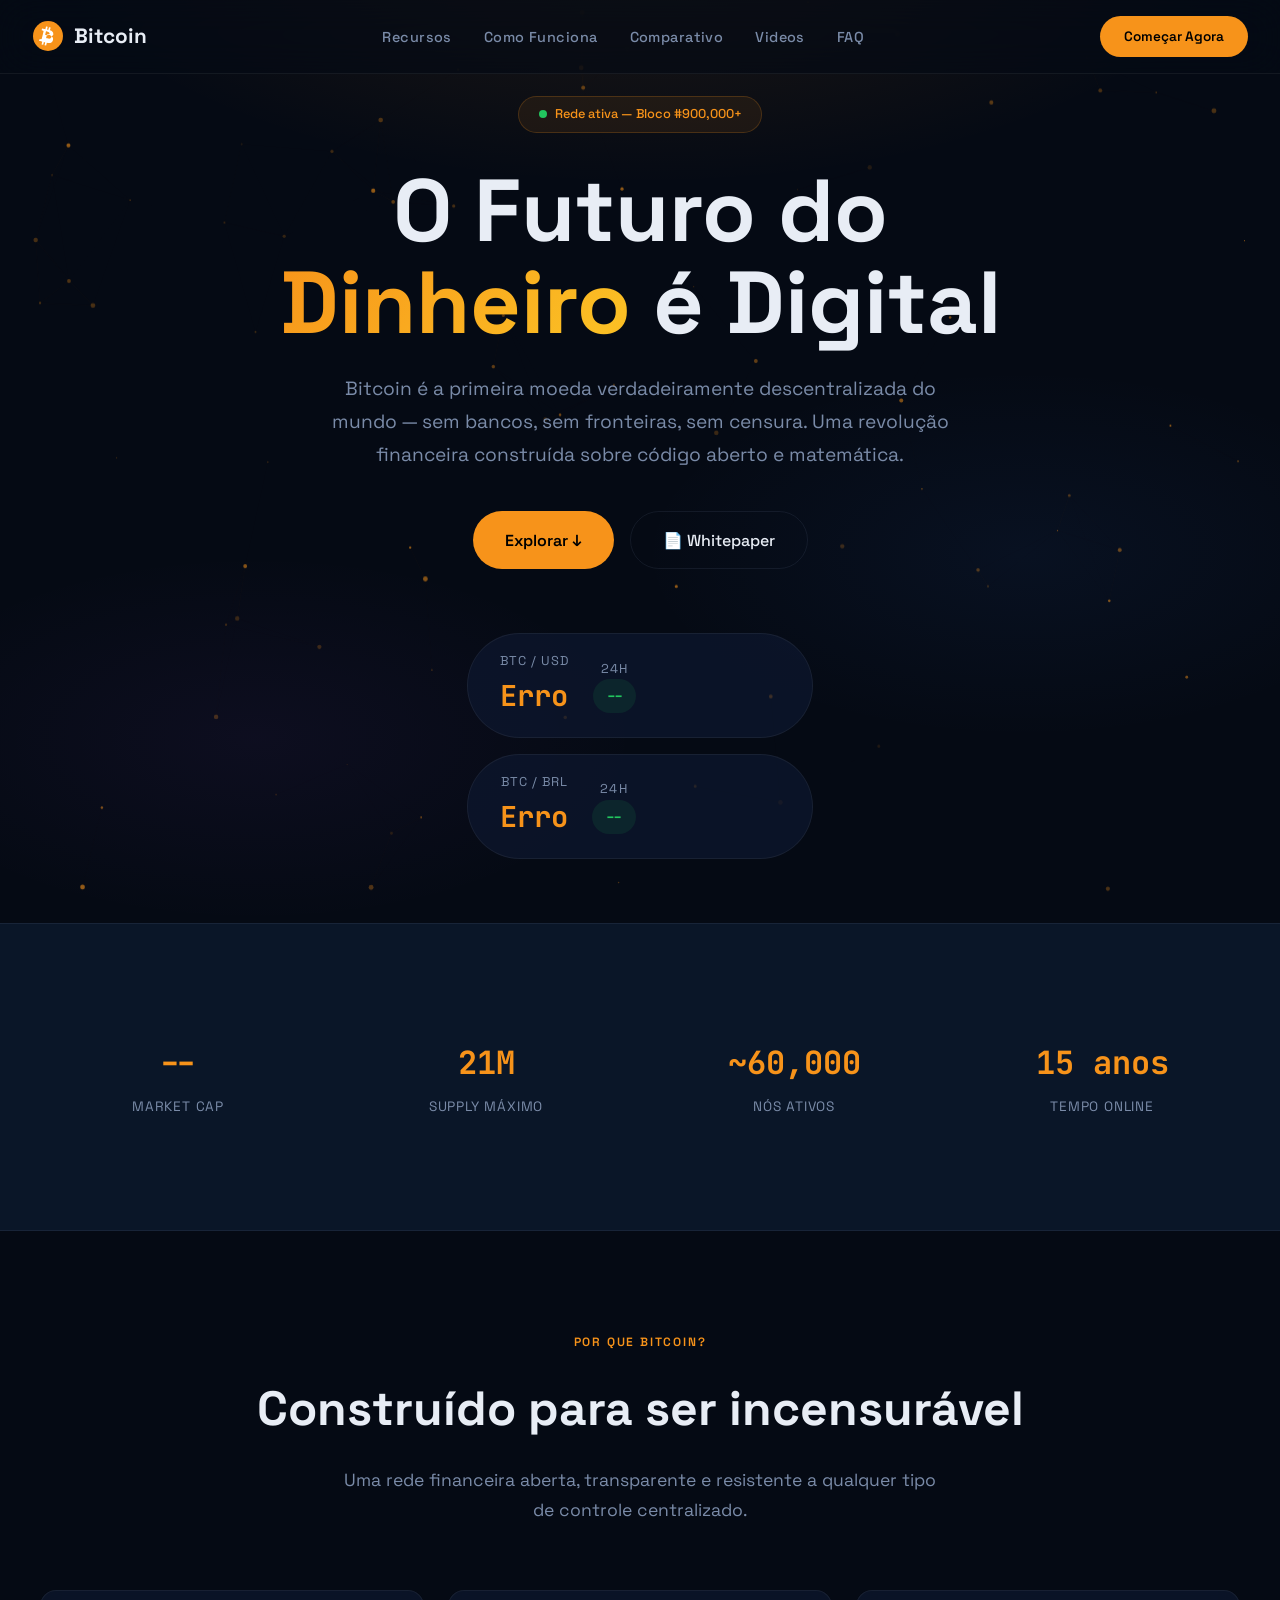
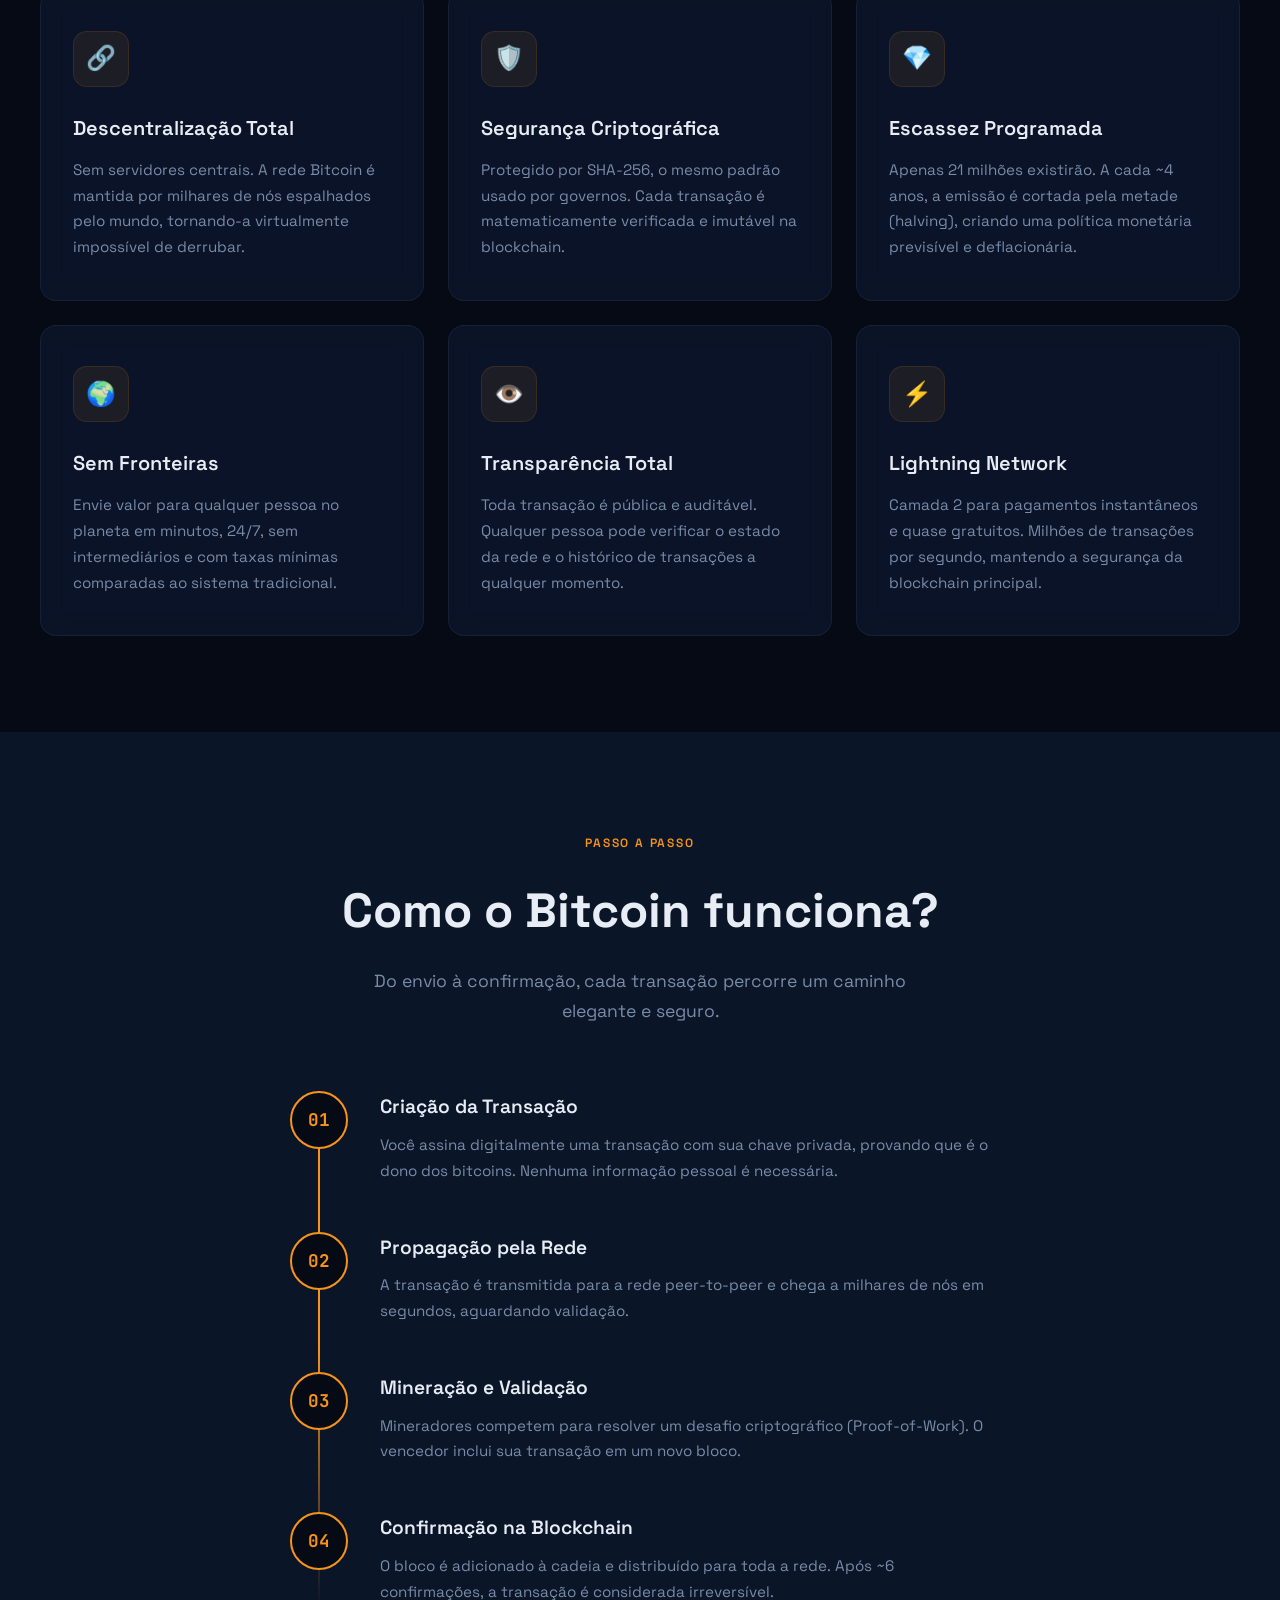
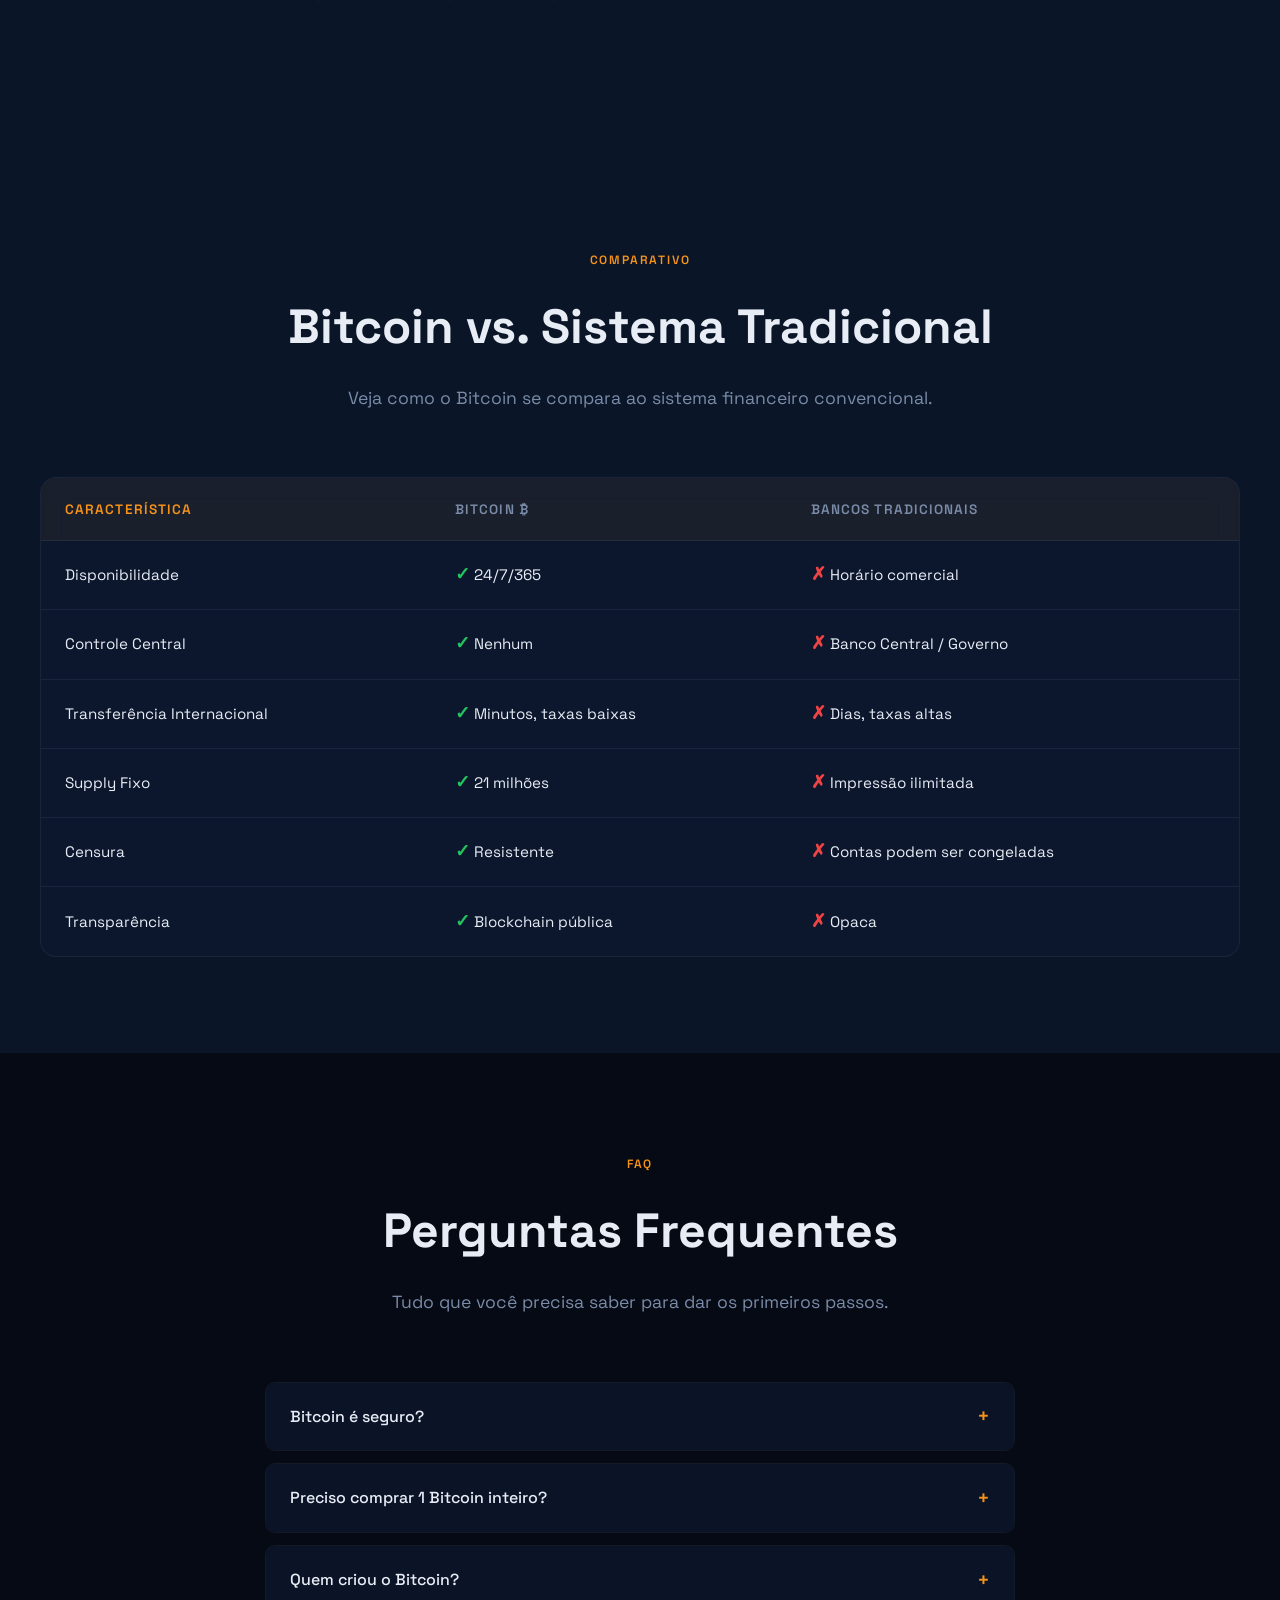
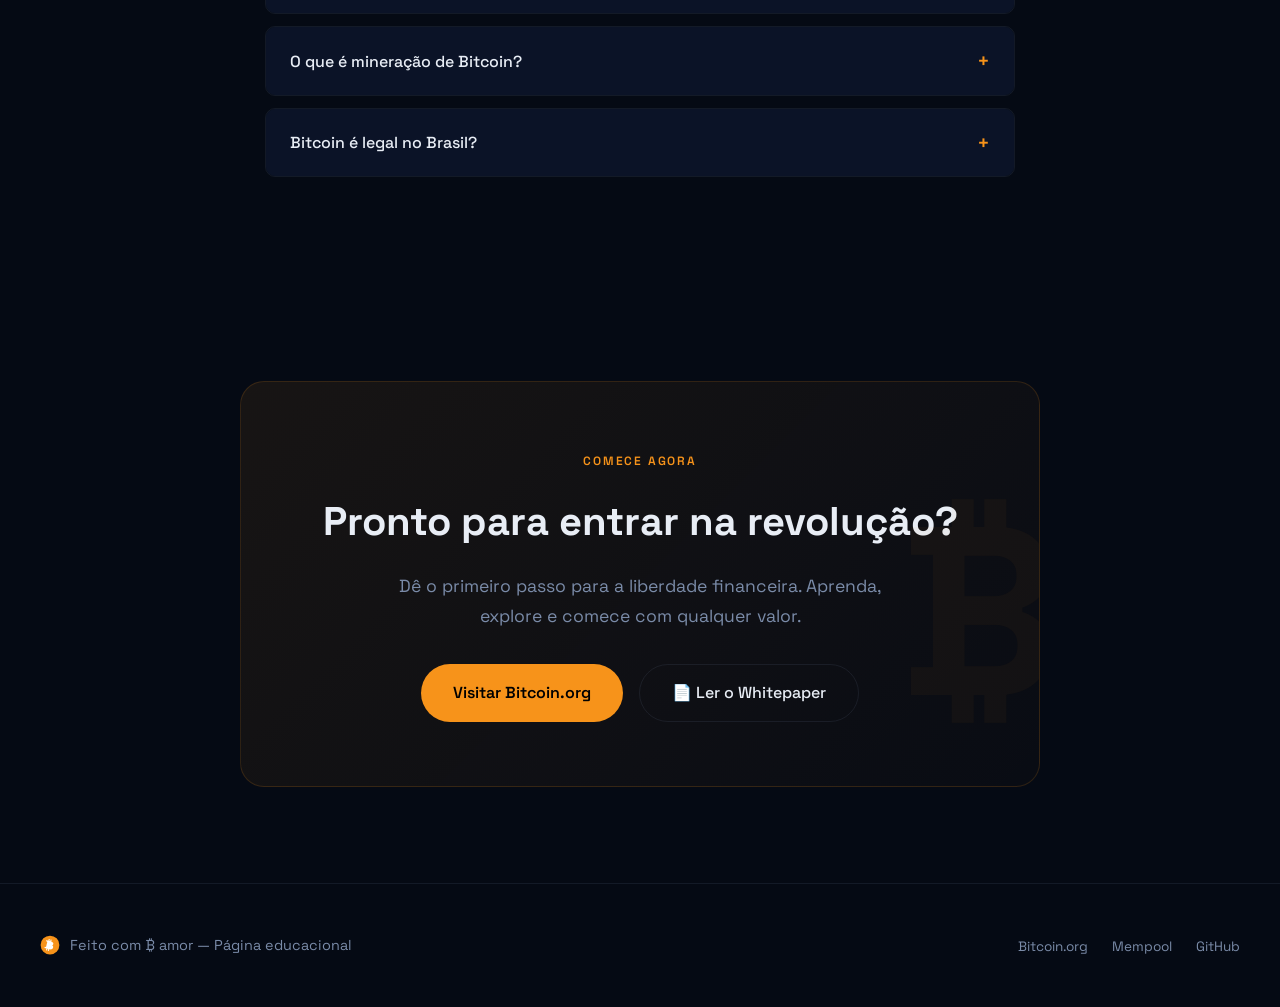
<file: index.html>
<!DOCTYPE html>
<html lang="pt-BR">
<head>
    <meta charset="UTF-8">
    <meta name="viewport" content="width=device-width, initial-scale=1.0">
    <title>Bitcoin — O Futuro do Dinheiro</title>
    <meta name="description" content="Descubra o Bitcoin: a revolução financeira descentralizada que está transformando o mundo.">
    <link rel="preconnect" href="https://fonts.googleapis.com">
    <link rel="preconnect" href="https://fonts.gstatic.com" crossorigin>
    <link href="https://fonts.googleapis.com/css2?family=Space+Grotesk:wght@300;400;500;600;700&family=JetBrains+Mono:wght@400;700&display=swap" rel="stylesheet">
    <link rel="stylesheet" href="style.css">

</head>

<body>

    <!-- ========== NAVBAR ========== -->
    <nav id="navbar">
        <a href="#" class="nav-logo">
            <svg viewBox="0 0 64 64" fill="none" xmlns="http://www.w3.org/2000/svg">
                <circle cx="32" cy="32" r="30" fill="#f7931a"/>
                <path d="M42.5 28.2c.6-4-2.4-6.2-6.6-7.6l1.4-5.5-3.3-.8-1.3 5.3c-.9-.2-1.8-.4-2.6-.6l1.3-5.3-3.3-.8-1.4 5.5c-.7-.2-1.4-.3-2.1-.5l-4.5-1.1-.9 3.5s2.4.6 2.4.6c1.3.3 1.6 1.2 1.5 1.9l-1.5 6.1c.1 0 .2 0 .3.1h-.3l-2.1 8.6c-.2.4-.6 1.1-1.5.8 0 0-2.4-.6-2.4-.6l-1.7 3.8 4.3 1.1c.8.2 1.6.4 2.3.6l-1.4 5.6 3.3.8 1.4-5.5c.9.2 1.8.5 2.6.7l-1.4 5.5 3.3.8 1.4-5.6c5.8 1.1 10.2.7 12-4.6 1.5-4.3-.1-6.7-3.1-8.3 2.2-.5 3.9-2 4.3-5z M38.7 34.7c-1.1 4.3-8.2 2-10.5 1.4l1.9-7.5c2.3.6 9.7 1.7 8.6 6.1zM35.1 28c-1 3.9-6.9 1.9-8.8 1.4l1.7-6.8c1.9.5 8.1 1.4 7.1 5.4z" fill="#fff"/>
            </svg>
            Bitcoin
        </a>

        <ul class="nav-links" id="navLinks">
            <li><a href="#features">Recursos</a></li>
            <li><a href="#how-it-works">Como Funciona</a></li>
            <li><a href="#comparison">Comparativo</a></li>
            <li><a href="https://www.youtube.com/@JunioAlexandr" target="_blank" rel="noopener noreferrer">Videos</a></li>
            <li><a href="#faq">FAQ</a></li>
        </ul>

        <a href="#cta" class="nav-cta">Começar Agora</a>

        <button class="mobile-toggle" id="mobileToggle" aria-label="Menu">
            <span></span><span></span><span></span>
        </button>
    </nav>

    <!-- ========== HERO ========== -->
    <section class="hero">
        <div class="hero-bg">
            <canvas id="particleCanvas"></canvas>
        </div>
        <div class="hero-gradient"></div>

        <div class="hero-content">
            <div class="hero-badge">
                <span class="pulse"></span>
                Rede ativa — Bloco #900,000+
            </div>

            <h1>O Futuro do <span class="gradient-text">Dinheiro</span> é Digital</h1>

            <p class="hero-description">
                Bitcoin é a primeira moeda verdadeiramente descentralizada do mundo — sem bancos, sem fronteiras, sem censura. Uma revolução financeira construída sobre código aberto e matemática.
            </p>

            <div class="hero-actions">
                <a href="#features" class="btn-primary">
                    Explorar ↓
                </a>
                <a href="https://bitcoin.org/bitcoin.pdf" target="_blank" class="btn-secondary">
                    📄 Whitepaper
                </a>
            </div>

            <div class="ticker" style="display: flex; flex-direction: column; gap: 1rem; align-items: center;">
                <div class="ticker-card">
                    <div>
                        <div class="ticker-label">BTC / USD</div>
                        <div class="ticker-price" id="btcPrice">--</div>
                    </div>
                    <div>
                        <div class="ticker-label">24h</div>
                        <div class="ticker-change up" id="btcChange">--</div>
                    </div>
                    <canvas class="ticker-sparkline" id="sparkline"></canvas>
                </div>
                <div class="ticker-card">
                    <div>
                        <div class="ticker-label">BTC / BRL</div>
                        <div class="ticker-price" id="btcPriceBrl">--</div>
                    </div>
                    <div>
                        <div class="ticker-label">24h</div>
                        <div class="ticker-change up" id="btcChangeBrl">--</div>
                    </div>
                    <canvas class="ticker-sparkline" id="sparklineBrl"></canvas>
                </div>
            </div>
        </div>
    </section>

    <!-- ========== STATS ========== -->
    <section class="stats">
        <div class="section-container">
            <div class="stats-grid">
                <div class="stat-item reveal">
                    <div class="stat-value" id="statMarketCap">--</div>
                    <div class="stat-label">Market Cap</div>
                </div>
                <div class="stat-item reveal">
                    <div class="stat-value">21M</div>
                    <div class="stat-label">Supply Máximo</div>
                </div>
                <div class="stat-item reveal">
                    <div class="stat-value" id="statNodes">~60,000</div>
                    <div class="stat-label">Nós Ativos</div>
                </div>
                <div class="stat-item reveal">
                    <div class="stat-value">15 anos</div>
                    <div class="stat-label">Tempo Online</div>
                </div>
            </div>
        </div>
    </section>

    <!-- ========== FEATURES ========== -->
    <section id="features">
        <div class="section-container">
            <div class="section-header reveal">
                <span class="section-tag">Por que Bitcoin?</span>
                <h2 class="section-title">Construído para ser incensurável</h2>
                <p class="section-subtitle">Uma rede financeira aberta, transparente e resistente a qualquer tipo de controle centralizado.</p>
            </div>

            <div class="features-grid">
                <div class="feature-card reveal">
                    <div class="feature-icon">🔗</div>
                    <h3>Descentralização Total</h3>
                    <p>Sem servidores centrais. A rede Bitcoin é mantida por milhares de nós espalhados pelo mundo, tornando-a virtualmente impossível de derrubar.</p>
                </div>

                <div class="feature-card reveal">
                    <div class="feature-icon">🛡️</div>
                    <h3>Segurança Criptográfica</h3>
                    <p>Protegido por SHA-256, o mesmo padrão usado por governos. Cada transação é matematicamente verificada e imutável na blockchain.</p>
                </div>

                <div class="feature-card reveal">
                    <div class="feature-icon">💎</div>
                    <h3>Escassez Programada</h3>
                    <p>Apenas 21 milhões existirão. A cada ~4 anos, a emissão é cortada pela metade (halving), criando uma política monetária previsível e deflacionária.</p>
                </div>

                <div class="feature-card reveal">
                    <div class="feature-icon">🌍</div>
                    <h3>Sem Fronteiras</h3>
                    <p>Envie valor para qualquer pessoa no planeta em minutos, 24/7, sem intermediários e com taxas mínimas comparadas ao sistema tradicional.</p>
                </div>

                <div class="feature-card reveal">
                    <div class="feature-icon">👁️</div>
                    <h3>Transparência Total</h3>
                    <p>Toda transação é pública e auditável. Qualquer pessoa pode verificar o estado da rede e o histórico de transações a qualquer momento.</p>
                </div>

                <div class="feature-card reveal">
                    <div class="feature-icon">⚡</div>
                    <h3>Lightning Network</h3>
                    <p>Camada 2 para pagamentos instantâneos e quase gratuitos. Milhões de transações por segundo, mantendo a segurança da blockchain principal.</p>
                </div>
            </div>
        </div>
    </section>

    <!-- ========== HOW IT WORKS ========== -->
    <section id="how-it-works" style="background: var(--bg-secondary);">
        <div class="section-container">
            <div class="section-header reveal">
                <span class="section-tag">Passo a Passo</span>
                <h2 class="section-title">Como o Bitcoin funciona?</h2>
                <p class="section-subtitle">Do envio à confirmação, cada transação percorre um caminho elegante e seguro.</p>
            </div>

            <div class="timeline">
                <div class="timeline-item">
                    <div class="timeline-marker">01</div>
                    <div class="timeline-content">
                        <h3>Criação da Transação</h3>
                        <p>Você assina digitalmente uma transação com sua chave privada, provando que é o dono dos bitcoins. Nenhuma informação pessoal é necessária.</p>
                    </div>
                </div>

                <div class="timeline-item">
                    <div class="timeline-marker">02</div>
                    <div class="timeline-content">
                        <h3>Propagação pela Rede</h3>
                        <p>A transação é transmitida para a rede peer-to-peer e chega a milhares de nós em segundos, aguardando validação.</p>
                    </div>
                </div>

                <div class="timeline-item">
                    <div class="timeline-marker">03</div>
                    <div class="timeline-content">
                        <h3>Mineração e Validação</h3>
                        <p>Mineradores competem para resolver um desafio criptográfico (Proof-of-Work). O vencedor inclui sua transação em um novo bloco.</p>
                    </div>
                </div>

                <div class="timeline-item">
                    <div class="timeline-marker">04</div>
                    <div class="timeline-content">
                        <h3>Confirmação na Blockchain</h3>
                        <p>O bloco é adicionado à cadeia e distribuído para toda a rede. Após ~6 confirmações, a transação é considerada irreversível.</p>
                    </div>
                </div>
            </div>
        </div>
    </section>

    <!-- ========== COMPARISON ========== -->
    <section id="comparison" class="comparison-section">
        <div class="section-container">
            <div class="section-header reveal">
                <span class="section-tag">Comparativo</span>
                <h2 class="section-title">Bitcoin vs. Sistema Tradicional</h2>
                <p class="section-subtitle">Veja como o Bitcoin se compara ao sistema financeiro convencional.</p>
            </div>

            <div class="reveal">
                <table class="comparison-table">
                    <thead>
                        <tr>
                            <th>Característica</th>
                            <th>Bitcoin ₿</th>
                            <th>Bancos Tradicionais</th>
                        </tr>
                    </thead>
                    <tbody>
                        <tr>
                            <td>Disponibilidade</td>
                            <td><span class="check">✓</span> 24/7/365</td>
                            <td><span class="cross">✗</span> Horário comercial</td>
                        </tr>
                        <tr>
                            <td>Controle Central</td>
                            <td><span class="check">✓</span> Nenhum</td>
                            <td><span class="cross">✗</span> Banco Central / Governo</td>
                        </tr>
                        <tr>
                            <td>Transferência Internacional</td>
                            <td><span class="check">✓</span> Minutos, taxas baixas</td>
                            <td><span class="cross">✗</span> Dias, taxas altas</td>
                        </tr>
                        <tr>
                            <td>Supply Fixo</td>
                            <td><span class="check">✓</span> 21 milhões</td>
                            <td><span class="cross">✗</span> Impressão ilimitada</td>
                        </tr>
                        <tr>
                            <td>Censura</td>
                            <td><span class="check">✓</span> Resistente</td>
                            <td><span class="cross">✗</span> Contas podem ser congeladas</td>
                        </tr>
                        <tr>
                            <td>Transparência</td>
                            <td><span class="check">✓</span> Blockchain pública</td>
                            <td><span class="cross">✗</span> Opaca</td>
                        </tr>
                    </tbody>
                </table>
            </div>
        </div>
    </section>

    <!-- ========== FAQ ========== -->
    <section id="faq">
        <div class="section-container">
            <div class="section-header reveal">
                <span class="section-tag">FAQ</span>
                <h2 class="section-title">Perguntas Frequentes</h2>
                <p class="section-subtitle">Tudo que você precisa saber para dar os primeiros passos.</p>
            </div>

            <div class="faq-list reveal">
                <div class="faq-item">
                    <button class="faq-question">
                        Bitcoin é seguro?
                        <span class="faq-icon">+</span>
                    </button>
                    <div class="faq-answer">
                        <div class="faq-answer-inner">
                            Sim. A rede Bitcoin nunca foi hackeada em mais de 15 anos. Ela é protegida por criptografia SHA-256 e pelo maior poder computacional do mundo. O que pode ser vulnerável são exchanges e carteiras mal configuradas — não a rede em si.
                        </div>
                    </div>
                </div>

                <div class="faq-item">
                    <button class="faq-question">
                        Preciso comprar 1 Bitcoin inteiro?
                        <span class="faq-icon">+</span>
                    </button>
                    <div class="faq-answer">
                        <div class="faq-answer-inner">
                            Não! Um Bitcoin é divisível em 100 milhões de partes chamadas <strong>satoshis</strong>. Você pode começar comprando qualquer valor, mesmo R$10. É como comprar gramas de ouro em vez de um lingote inteiro.
                        </div>
                    </div>
                </div>

                <div class="faq-item">
                    <button class="faq-question">
                        Quem criou o Bitcoin?
                        <span class="faq-icon">+</span>
                    </button>
                    <div class="faq-answer">
                        <div class="faq-answer-inner">
                            O Bitcoin foi criado em 2008 por uma pessoa ou grupo sob o pseudônimo de <strong>Satoshi Nakamoto</strong>. O whitepaper foi publicado em outubro de 2008 e a rede começou em janeiro de 2009. A identidade de Satoshi permanece desconhecida até hoje.
                        </div>
                    </div>
                </div>

                <div class="faq-item">
                    <button class="faq-question">
                        O que é mineração de Bitcoin?
                        <span class="faq-icon">+</span>
                    </button>
                    <div class="faq-answer">
                        <div class="faq-answer-inner">
                            Mineração é o processo de usar poder computacional para validar transações e adicionar novos blocos à blockchain. Os mineradores são recompensados com novos bitcoins por esse trabalho. Atualmente, a recompensa é de 3.125 BTC por bloco (após o halving de 2024).
                        </div>
                    </div>
                </div>

                <div class="faq-item">
                    <button class="faq-question">
                        Bitcoin é legal no Brasil?
                        <span class="faq-icon">+</span>
                    </button>
                    <div class="faq-answer">
                        <div class="faq-answer-inner">
                            Sim. O Brasil aprovou o <strong>Marco Legal dos Criptoativos</strong> (Lei 14.478/2022), regulamentando o uso de criptomoedas no país. Comprar, vender e utilizar Bitcoin é perfeitamente legal. Lucros devem ser declarados à Receita Federal.
                        </div>
                    </div>
                </div>
            </div>
        </div>
    </section>

    <!-- ========== CTA ========== -->
    <section id="cta" class="cta-section">
        <div class="section-container">
            <div class="cta-box reveal">
                <span class="section-tag">Comece agora</span>
                <h2>Pronto para entrar na revolução?</h2>
                <p>Dê o primeiro passo para a liberdade financeira. Aprenda, explore e comece com qualquer valor.</p>
                <div style="display: flex; gap: 1rem; justify-content: center; flex-wrap: wrap;">
                    <a href="https://bitcoin.org" target="_blank" class="btn-primary">Visitar Bitcoin.org</a>
                    <a href="https://bitcoin.org/bitcoin.pdf" target="_blank" class="btn-secondary">📄 Ler o Whitepaper</a>
                </div>
            </div>
        </div>
    </section>

    <!-- ========== FOOTER ========== -->
    <footer>
        <div class="footer-content">
            <div class="footer-left">
                <svg width="20" height="20" viewBox="0 0 64 64" fill="none"><circle cx="32" cy="32" r="30" fill="#f7931a"/><path d="M42.5 28.2c.6-4-2.4-6.2-6.6-7.6l1.4-5.5-3.3-.8-1.3 5.3c-.9-.2-1.8-.4-2.6-.6l1.3-5.3-3.3-.8-1.4 5.5c-.7-.2-1.4-.3-2.1-.5l-4.5-1.1-.9 3.5s2.4.6 2.4.6c1.3.3 1.6 1.2 1.5 1.9l-1.5 6.1c.1 0 .2 0 .3.1h-.3l-2.1 8.6c-.2.4-.6 1.1-1.5.8 0 0-2.4-.6-2.4-.6l-1.7 3.8 4.3 1.1c.8.2 1.6.4 2.3.6l-1.4 5.6 3.3.8 1.4-5.5c.9.2 1.8.5 2.6.7l-1.4 5.5 3.3.8 1.4-5.6c5.8 1.1 10.2.7 12-4.6 1.5-4.3-.1-6.7-3.1-8.3 2.2-.5 3.9-2 4.3-5z" fill="#fff"/></svg>
                Feito com ₿ amor — Página educacional
            </div>
            <ul class="footer-links">
                <li><a href="https://bitcoin.org" target="_blank">Bitcoin.org</a></li>
                <li><a href="https://mempool.space" target="_blank">Mempool</a></li>
                <li><a href="https://github.com/bitcoin/bitcoin" target="_blank">GitHub</a></li>
            </ul>
        </div>
    </footer>

    <script src="script.js"></script>
</body>
</html>
</file>
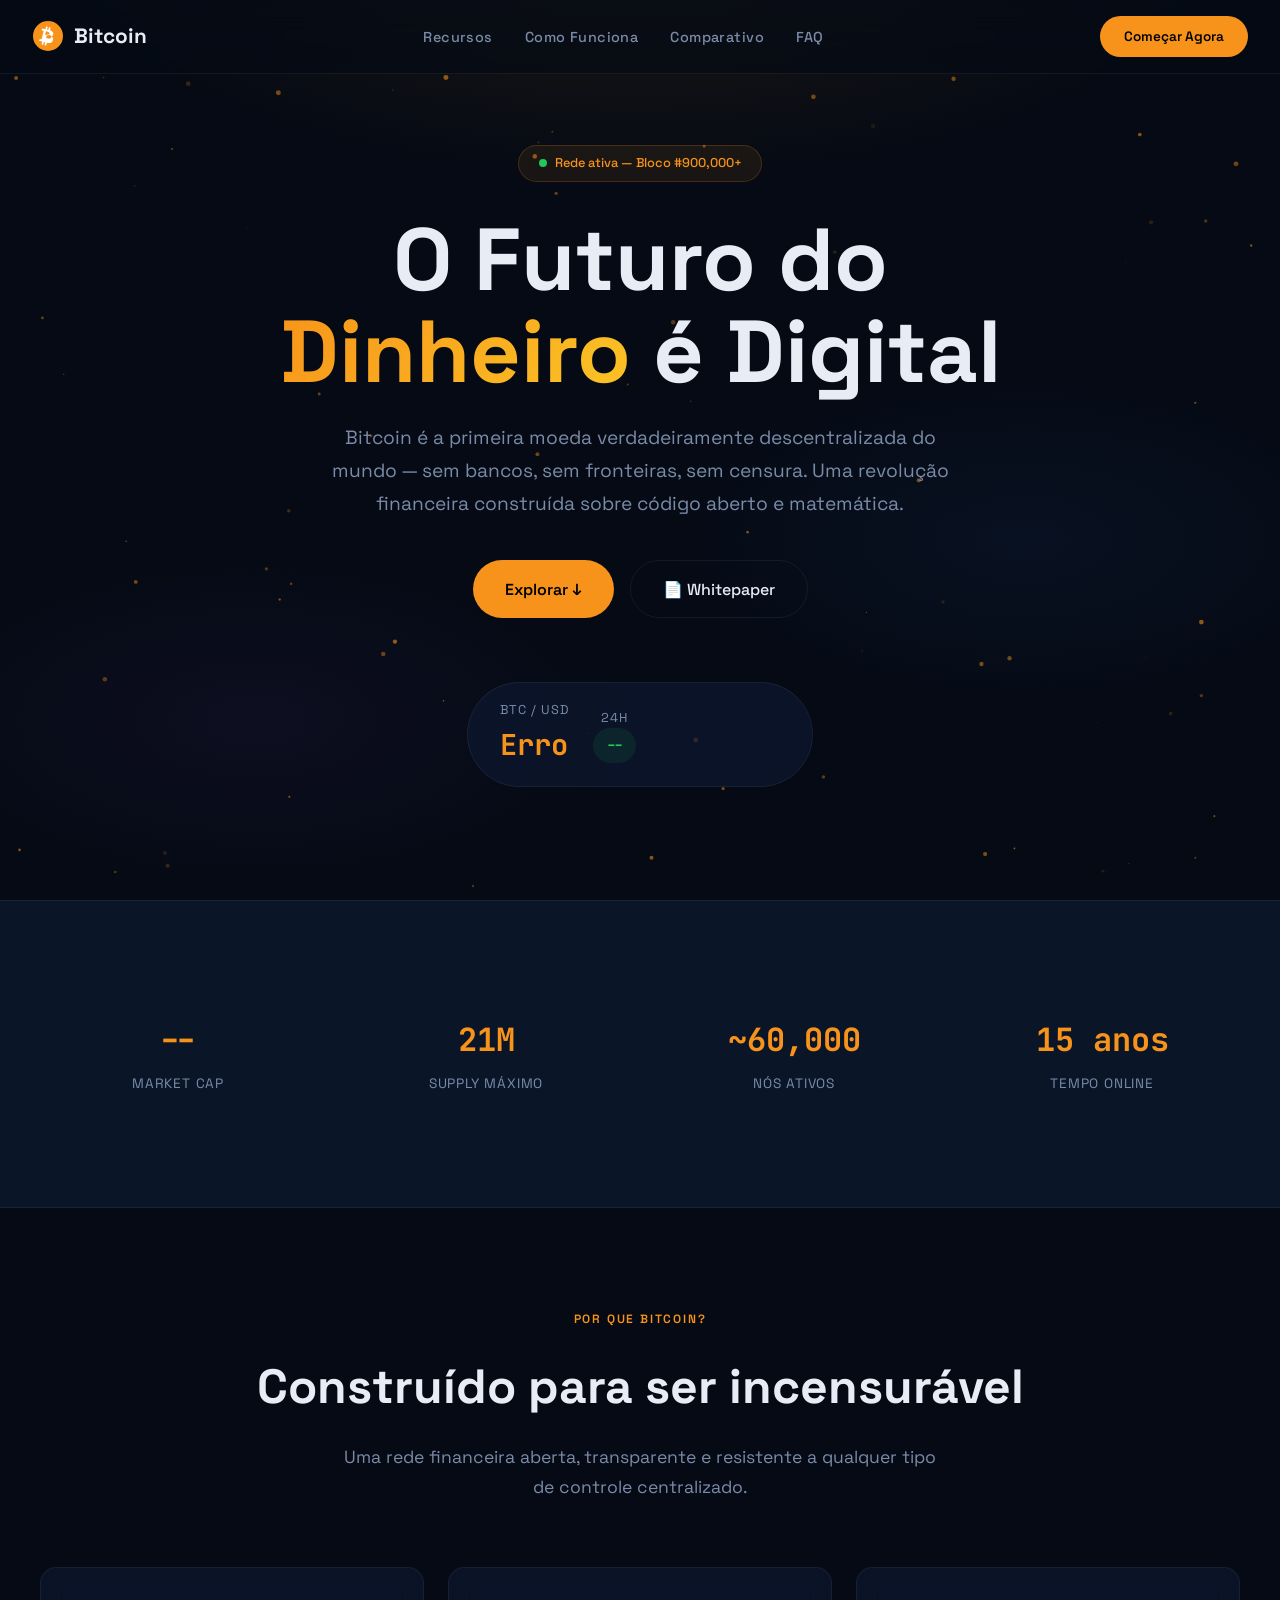
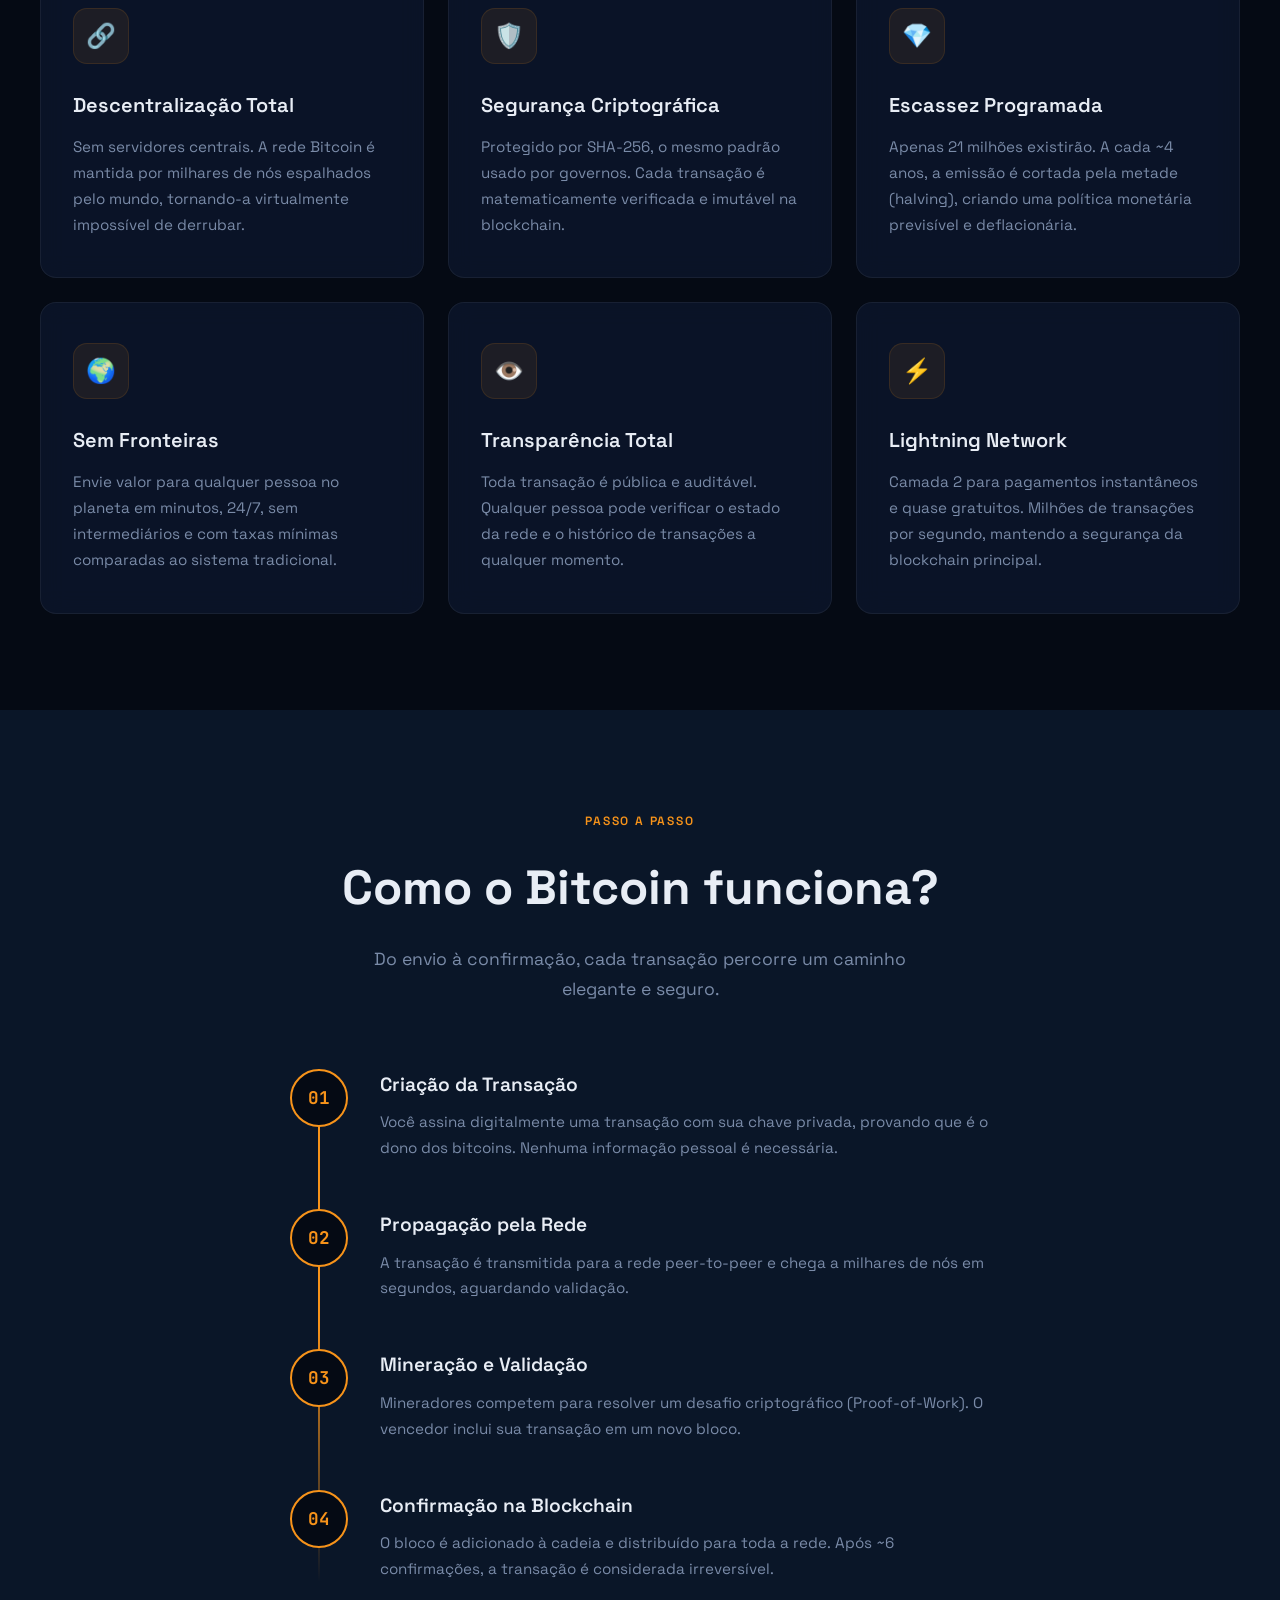
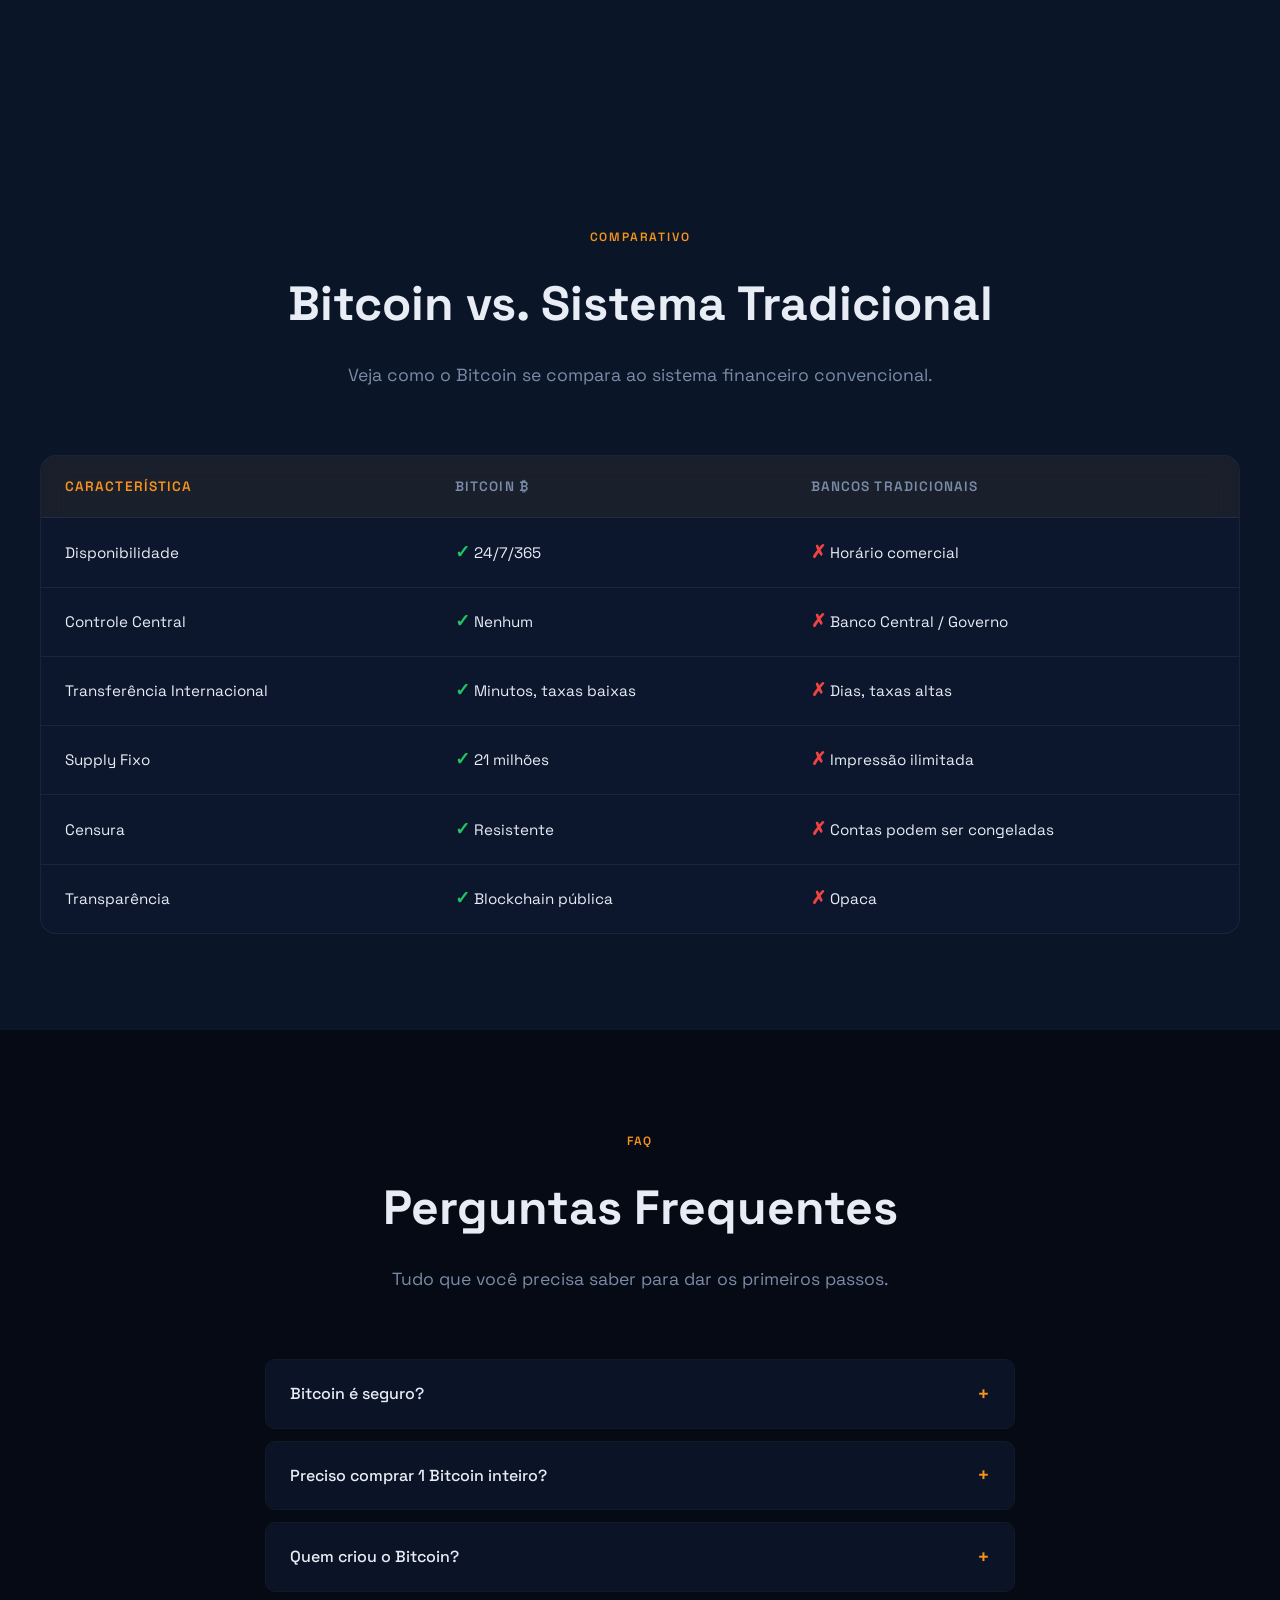
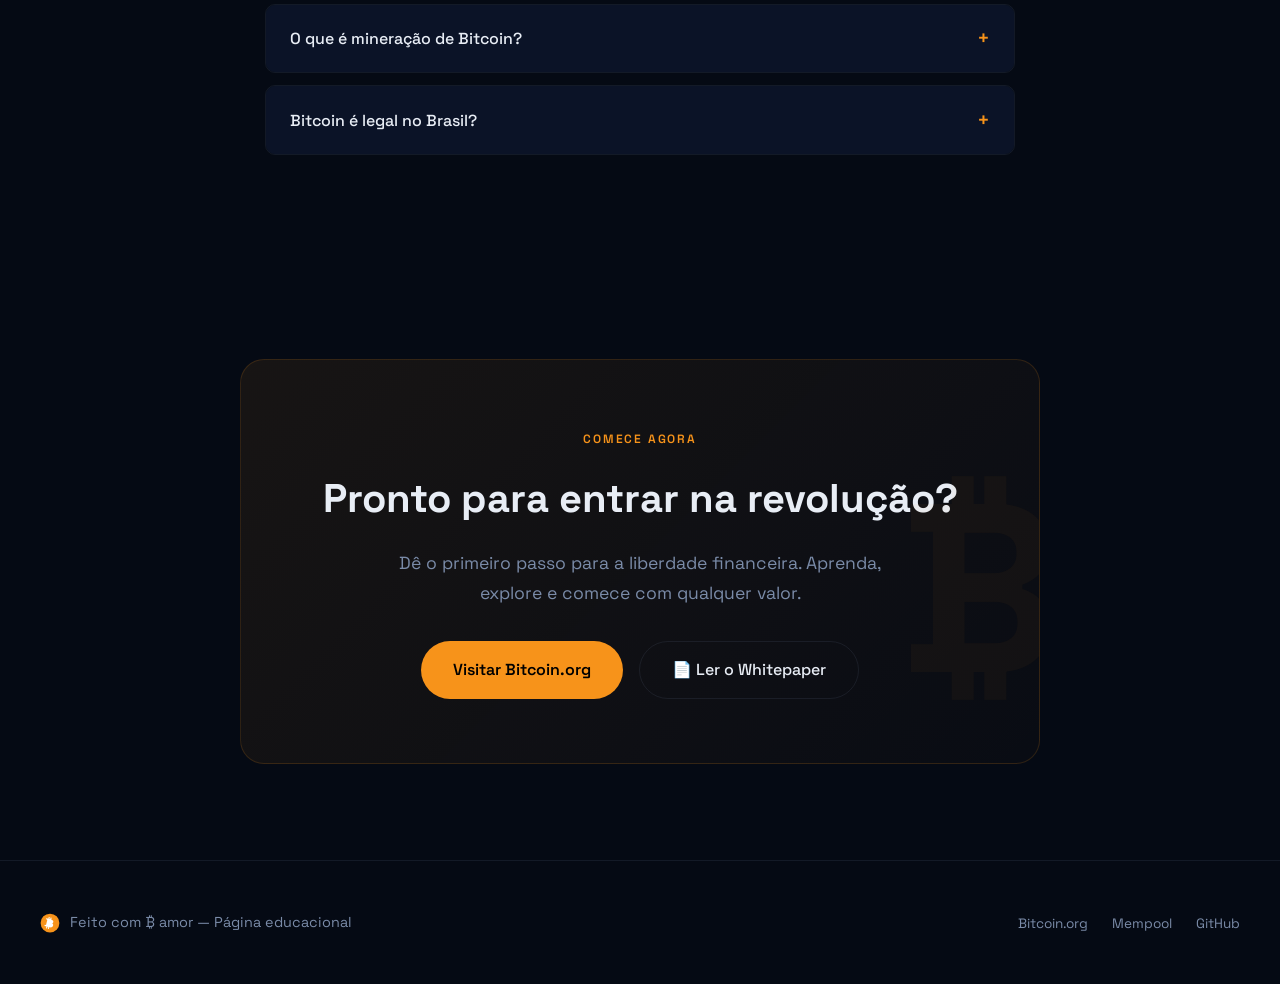
<file: bitcoin.html>
<!DOCTYPE html>
<html lang="pt-BR">
<head>
    <meta charset="UTF-8">
    <meta name="viewport" content="width=device-width, initial-scale=1.0">
    <title>Bitcoin — O Futuro do Dinheiro</title>
    <meta name="description" content="Descubra o Bitcoin: a revolução financeira descentralizada que está transformando o mundo.">
    <link rel="preconnect" href="https://fonts.googleapis.com">
    <link rel="preconnect" href="https://fonts.gstatic.com" crossorigin>
    <link href="https://fonts.googleapis.com/css2?family=Space+Grotesk:wght@300;400;500;600;700&family=JetBrains+Mono:wght@400;700&display=swap" rel="stylesheet">
    <link rel="stylesheet" href="style.css">

</head>

<body>

    <!-- ========== NAVBAR ========== -->
    <nav id="navbar">
        <a href="#" class="nav-logo">
            <svg viewBox="0 0 64 64" fill="none" xmlns="http://www.w3.org/2000/svg">
                <circle cx="32" cy="32" r="30" fill="#f7931a"/>
                <path d="M42.5 28.2c.6-4-2.4-6.2-6.6-7.6l1.4-5.5-3.3-.8-1.3 5.3c-.9-.2-1.8-.4-2.6-.6l1.3-5.3-3.3-.8-1.4 5.5c-.7-.2-1.4-.3-2.1-.5l-4.5-1.1-.9 3.5s2.4.6 2.4.6c1.3.3 1.6 1.2 1.5 1.9l-1.5 6.1c.1 0 .2 0 .3.1h-.3l-2.1 8.6c-.2.4-.6 1.1-1.5.8 0 0-2.4-.6-2.4-.6l-1.7 3.8 4.3 1.1c.8.2 1.6.4 2.3.6l-1.4 5.6 3.3.8 1.4-5.5c.9.2 1.8.5 2.6.7l-1.4 5.5 3.3.8 1.4-5.6c5.8 1.1 10.2.7 12-4.6 1.5-4.3-.1-6.7-3.1-8.3 2.2-.5 3.9-2 4.3-5z M38.7 34.7c-1.1 4.3-8.2 2-10.5 1.4l1.9-7.5c2.3.6 9.7 1.7 8.6 6.1zM35.1 28c-1 3.9-6.9 1.9-8.8 1.4l1.7-6.8c1.9.5 8.1 1.4 7.1 5.4z" fill="#fff"/>
            </svg>
            Bitcoin
        </a>

        <ul class="nav-links" id="navLinks">
            <li><a href="#features">Recursos</a></li>
            <li><a href="#how-it-works">Como Funciona</a></li>
            <li><a href="#comparison">Comparativo</a></li>
            <li><a href="#faq">FAQ</a></li>
        </ul>

        <a href="#cta" class="nav-cta">Começar Agora</a>

        <button class="mobile-toggle" id="mobileToggle" aria-label="Menu">
            <span></span><span></span><span></span>
        </button>
    </nav>

    <!-- ========== HERO ========== -->
    <section class="hero">
        <div class="hero-bg">
            <canvas id="particleCanvas"></canvas>
        </div>
        <div class="hero-gradient"></div>

        <div class="hero-content">
            <div class="hero-badge">
                <span class="pulse"></span>
                Rede ativa — Bloco #900,000+
            </div>

            <h1>O Futuro do <span class="gradient-text">Dinheiro</span> é Digital</h1>

            <p class="hero-description">
                Bitcoin é a primeira moeda verdadeiramente descentralizada do mundo — sem bancos, sem fronteiras, sem censura. Uma revolução financeira construída sobre código aberto e matemática.
            </p>

            <div class="hero-actions">
                <a href="#features" class="btn-primary">
                    Explorar ↓
                </a>
                <a href="https://bitcoin.org/bitcoin.pdf" target="_blank" class="btn-secondary">
                    📄 Whitepaper
                </a>
            </div>

            <div class="ticker">
                <div class="ticker-card">
                    <div>
                        <div class="ticker-label">BTC / USD</div>
                        <div class="ticker-price" id="btcPrice">--</div>
                    </div>
                    <div>
                        <div class="ticker-label">24h</div>
                        <div class="ticker-change up" id="btcChange">--</div>
                    </div>
                    <canvas class="ticker-sparkline" id="sparkline"></canvas>
                </div>
            </div>
        </div>
    </section>

    <!-- ========== STATS ========== -->
    <section class="stats">
        <div class="section-container">
            <div class="stats-grid">
                <div class="stat-item reveal">
                    <div class="stat-value" id="statMarketCap">--</div>
                    <div class="stat-label">Market Cap</div>
                </div>
                <div class="stat-item reveal">
                    <div class="stat-value">21M</div>
                    <div class="stat-label">Supply Máximo</div>
                </div>
                <div class="stat-item reveal">
                    <div class="stat-value" id="statNodes">~60,000</div>
                    <div class="stat-label">Nós Ativos</div>
                </div>
                <div class="stat-item reveal">
                    <div class="stat-value">15 anos</div>
                    <div class="stat-label">Tempo Online</div>
                </div>
            </div>
        </div>
    </section>

    <!-- ========== FEATURES ========== -->
    <section id="features">
        <div class="section-container">
            <div class="section-header reveal">
                <span class="section-tag">Por que Bitcoin?</span>
                <h2 class="section-title">Construído para ser incensurável</h2>
                <p class="section-subtitle">Uma rede financeira aberta, transparente e resistente a qualquer tipo de controle centralizado.</p>
            </div>

            <div class="features-grid">
                <div class="feature-card reveal">
                    <div class="feature-icon">🔗</div>
                    <h3>Descentralização Total</h3>
                    <p>Sem servidores centrais. A rede Bitcoin é mantida por milhares de nós espalhados pelo mundo, tornando-a virtualmente impossível de derrubar.</p>
                </div>

                <div class="feature-card reveal">
                    <div class="feature-icon">🛡️</div>
                    <h3>Segurança Criptográfica</h3>
                    <p>Protegido por SHA-256, o mesmo padrão usado por governos. Cada transação é matematicamente verificada e imutável na blockchain.</p>
                </div>

                <div class="feature-card reveal">
                    <div class="feature-icon">💎</div>
                    <h3>Escassez Programada</h3>
                    <p>Apenas 21 milhões existirão. A cada ~4 anos, a emissão é cortada pela metade (halving), criando uma política monetária previsível e deflacionária.</p>
                </div>

                <div class="feature-card reveal">
                    <div class="feature-icon">🌍</div>
                    <h3>Sem Fronteiras</h3>
                    <p>Envie valor para qualquer pessoa no planeta em minutos, 24/7, sem intermediários e com taxas mínimas comparadas ao sistema tradicional.</p>
                </div>

                <div class="feature-card reveal">
                    <div class="feature-icon">👁️</div>
                    <h3>Transparência Total</h3>
                    <p>Toda transação é pública e auditável. Qualquer pessoa pode verificar o estado da rede e o histórico de transações a qualquer momento.</p>
                </div>

                <div class="feature-card reveal">
                    <div class="feature-icon">⚡</div>
                    <h3>Lightning Network</h3>
                    <p>Camada 2 para pagamentos instantâneos e quase gratuitos. Milhões de transações por segundo, mantendo a segurança da blockchain principal.</p>
                </div>
            </div>
        </div>
    </section>

    <!-- ========== HOW IT WORKS ========== -->
    <section id="how-it-works" style="background: var(--bg-secondary);">
        <div class="section-container">
            <div class="section-header reveal">
                <span class="section-tag">Passo a Passo</span>
                <h2 class="section-title">Como o Bitcoin funciona?</h2>
                <p class="section-subtitle">Do envio à confirmação, cada transação percorre um caminho elegante e seguro.</p>
            </div>

            <div class="timeline">
                <div class="timeline-item">
                    <div class="timeline-marker">01</div>
                    <div class="timeline-content">
                        <h3>Criação da Transação</h3>
                        <p>Você assina digitalmente uma transação com sua chave privada, provando que é o dono dos bitcoins. Nenhuma informação pessoal é necessária.</p>
                    </div>
                </div>

                <div class="timeline-item">
                    <div class="timeline-marker">02</div>
                    <div class="timeline-content">
                        <h3>Propagação pela Rede</h3>
                        <p>A transação é transmitida para a rede peer-to-peer e chega a milhares de nós em segundos, aguardando validação.</p>
                    </div>
                </div>

                <div class="timeline-item">
                    <div class="timeline-marker">03</div>
                    <div class="timeline-content">
                        <h3>Mineração e Validação</h3>
                        <p>Mineradores competem para resolver um desafio criptográfico (Proof-of-Work). O vencedor inclui sua transação em um novo bloco.</p>
                    </div>
                </div>

                <div class="timeline-item">
                    <div class="timeline-marker">04</div>
                    <div class="timeline-content">
                        <h3>Confirmação na Blockchain</h3>
                        <p>O bloco é adicionado à cadeia e distribuído para toda a rede. Após ~6 confirmações, a transação é considerada irreversível.</p>
                    </div>
                </div>
            </div>
        </div>
    </section>

    <!-- ========== COMPARISON ========== -->
    <section id="comparison" class="comparison-section">
        <div class="section-container">
            <div class="section-header reveal">
                <span class="section-tag">Comparativo</span>
                <h2 class="section-title">Bitcoin vs. Sistema Tradicional</h2>
                <p class="section-subtitle">Veja como o Bitcoin se compara ao sistema financeiro convencional.</p>
            </div>

            <div class="reveal">
                <table class="comparison-table">
                    <thead>
                        <tr>
                            <th>Característica</th>
                            <th>Bitcoin ₿</th>
                            <th>Bancos Tradicionais</th>
                        </tr>
                    </thead>
                    <tbody>
                        <tr>
                            <td>Disponibilidade</td>
                            <td><span class="check">✓</span> 24/7/365</td>
                            <td><span class="cross">✗</span> Horário comercial</td>
                        </tr>
                        <tr>
                            <td>Controle Central</td>
                            <td><span class="check">✓</span> Nenhum</td>
                            <td><span class="cross">✗</span> Banco Central / Governo</td>
                        </tr>
                        <tr>
                            <td>Transferência Internacional</td>
                            <td><span class="check">✓</span> Minutos, taxas baixas</td>
                            <td><span class="cross">✗</span> Dias, taxas altas</td>
                        </tr>
                        <tr>
                            <td>Supply Fixo</td>
                            <td><span class="check">✓</span> 21 milhões</td>
                            <td><span class="cross">✗</span> Impressão ilimitada</td>
                        </tr>
                        <tr>
                            <td>Censura</td>
                            <td><span class="check">✓</span> Resistente</td>
                            <td><span class="cross">✗</span> Contas podem ser congeladas</td>
                        </tr>
                        <tr>
                            <td>Transparência</td>
                            <td><span class="check">✓</span> Blockchain pública</td>
                            <td><span class="cross">✗</span> Opaca</td>
                        </tr>
                    </tbody>
                </table>
            </div>
        </div>
    </section>

    <!-- ========== FAQ ========== -->
    <section id="faq">
        <div class="section-container">
            <div class="section-header reveal">
                <span class="section-tag">FAQ</span>
                <h2 class="section-title">Perguntas Frequentes</h2>
                <p class="section-subtitle">Tudo que você precisa saber para dar os primeiros passos.</p>
            </div>

            <div class="faq-list reveal">
                <div class="faq-item">
                    <button class="faq-question">
                        Bitcoin é seguro?
                        <span class="faq-icon">+</span>
                    </button>
                    <div class="faq-answer">
                        <div class="faq-answer-inner">
                            Sim. A rede Bitcoin nunca foi hackeada em mais de 15 anos. Ela é protegida por criptografia SHA-256 e pelo maior poder computacional do mundo. O que pode ser vulnerável são exchanges e carteiras mal configuradas — não a rede em si.
                        </div>
                    </div>
                </div>

                <div class="faq-item">
                    <button class="faq-question">
                        Preciso comprar 1 Bitcoin inteiro?
                        <span class="faq-icon">+</span>
                    </button>
                    <div class="faq-answer">
                        <div class="faq-answer-inner">
                            Não! Um Bitcoin é divisível em 100 milhões de partes chamadas <strong>satoshis</strong>. Você pode começar comprando qualquer valor, mesmo R$10. É como comprar gramas de ouro em vez de um lingote inteiro.
                        </div>
                    </div>
                </div>

                <div class="faq-item">
                    <button class="faq-question">
                        Quem criou o Bitcoin?
                        <span class="faq-icon">+</span>
                    </button>
                    <div class="faq-answer">
                        <div class="faq-answer-inner">
                            O Bitcoin foi criado em 2008 por uma pessoa ou grupo sob o pseudônimo de <strong>Satoshi Nakamoto</strong>. O whitepaper foi publicado em outubro de 2008 e a rede começou em janeiro de 2009. A identidade de Satoshi permanece desconhecida até hoje.
                        </div>
                    </div>
                </div>

                <div class="faq-item">
                    <button class="faq-question">
                        O que é mineração de Bitcoin?
                        <span class="faq-icon">+</span>
                    </button>
                    <div class="faq-answer">
                        <div class="faq-answer-inner">
                            Mineração é o processo de usar poder computacional para validar transações e adicionar novos blocos à blockchain. Os mineradores são recompensados com novos bitcoins por esse trabalho. Atualmente, a recompensa é de 3.125 BTC por bloco (após o halving de 2024).
                        </div>
                    </div>
                </div>

                <div class="faq-item">
                    <button class="faq-question">
                        Bitcoin é legal no Brasil?
                        <span class="faq-icon">+</span>
                    </button>
                    <div class="faq-answer">
                        <div class="faq-answer-inner">
                            Sim. O Brasil aprovou o <strong>Marco Legal dos Criptoativos</strong> (Lei 14.478/2022), regulamentando o uso de criptomoedas no país. Comprar, vender e utilizar Bitcoin é perfeitamente legal. Lucros devem ser declarados à Receita Federal.
                        </div>
                    </div>
                </div>
            </div>
        </div>
    </section>

    <!-- ========== CTA ========== -->
    <section id="cta" class="cta-section">
        <div class="section-container">
            <div class="cta-box reveal">
                <span class="section-tag">Comece agora</span>
                <h2>Pronto para entrar na revolução?</h2>
                <p>Dê o primeiro passo para a liberdade financeira. Aprenda, explore e comece com qualquer valor.</p>
                <div style="display: flex; gap: 1rem; justify-content: center; flex-wrap: wrap;">
                    <a href="https://bitcoin.org" target="_blank" class="btn-primary">Visitar Bitcoin.org</a>
                    <a href="https://bitcoin.org/bitcoin.pdf" target="_blank" class="btn-secondary">📄 Ler o Whitepaper</a>
                </div>
            </div>
        </div>
    </section>

    <!-- ========== FOOTER ========== -->
    <footer>
        <div class="footer-content">
            <div class="footer-left">
                <svg width="20" height="20" viewBox="0 0 64 64" fill="none"><circle cx="32" cy="32" r="30" fill="#f7931a"/><path d="M42.5 28.2c.6-4-2.4-6.2-6.6-7.6l1.4-5.5-3.3-.8-1.3 5.3c-.9-.2-1.8-.4-2.6-.6l1.3-5.3-3.3-.8-1.4 5.5c-.7-.2-1.4-.3-2.1-.5l-4.5-1.1-.9 3.5s2.4.6 2.4.6c1.3.3 1.6 1.2 1.5 1.9l-1.5 6.1c.1 0 .2 0 .3.1h-.3l-2.1 8.6c-.2.4-.6 1.1-1.5.8 0 0-2.4-.6-2.4-.6l-1.7 3.8 4.3 1.1c.8.2 1.6.4 2.3.6l-1.4 5.6 3.3.8 1.4-5.5c.9.2 1.8.5 2.6.7l-1.4 5.5 3.3.8 1.4-5.6c5.8 1.1 10.2.7 12-4.6 1.5-4.3-.1-6.7-3.1-8.3 2.2-.5 3.9-2 4.3-5z" fill="#fff"/></svg>
                Feito com ₿ amor — Página educacional
            </div>
            <ul class="footer-links">
                <li><a href="https://bitcoin.org" target="_blank">Bitcoin.org</a></li>
                <li><a href="https://mempool.space" target="_blank">Mempool</a></li>
                <li><a href="https://github.com/bitcoin/bitcoin" target="_blank">GitHub</a></li>
            </ul>
        </div>
    </footer>

    <script src="script.js"></script>
</body>
</html>
</file>
<file: style.css>
/* ========== RESET & VARIABLES ========== */
        *, *::before, *::after { margin: 0; padding: 0; box-sizing: border-box; }

        :root {
            --bg-primary: #050a14;
            --bg-secondary: #0a1628;
            --bg-card: rgba(15, 25, 50, 0.6);
            --text-primary: #e8edf5;
            --text-secondary: #7a8ba8;
            --accent: #f7931a;
            --accent-glow: rgba(247, 147, 26, 0.3);
            --accent-subtle: rgba(247, 147, 26, 0.08);
            --green: #22c55e;
            --red: #ef4444;
            --border: rgba(122, 139, 168, 0.12);
            --glass: rgba(15, 25, 50, 0.65);
            --glass-border: rgba(255, 255, 255, 0.06);
            --radius: 16px;
            --radius-sm: 10px;
            --transition: 0.35s cubic-bezier(0.4, 0, 0.2, 1);
        }

        html { scroll-behavior: smooth; }

        body {
            font-family: 'Space Grotesk', sans-serif;
            background: var(--bg-primary);
            color: var(--text-primary);
            line-height: 1.7;
            overflow-x: hidden;
        }

        /* ========== SCROLLBAR ========== */
        ::-webkit-scrollbar { width: 8px; }
        ::-webkit-scrollbar-track { background: var(--bg-primary); }
        ::-webkit-scrollbar-thumb { background: var(--accent); border-radius: 4px; }

        /* ========== NAVBAR ========== */
        nav {
            position: fixed;
            top: 0;
            left: 0;
            right: 0;
            z-index: 1000;
            padding: 1rem 2rem;
            display: flex;
            justify-content: space-between;
            align-items: center;
            backdrop-filter: blur(20px);
            -webkit-backdrop-filter: blur(20px);
            background: rgba(5, 10, 20, 0.7);
            border-bottom: 1px solid var(--glass-border);
            transition: var(--transition);
        }

        nav.scrolled {
            padding: 0.6rem 2rem;
            background: rgba(5, 10, 20, 0.92);
        }

        .nav-logo {
            display: flex;
            align-items: center;
            gap: 0.6rem;
            font-weight: 700;
            font-size: 1.3rem;
            text-decoration: none;
            color: var(--text-primary);
        }

        .nav-logo svg { width: 32px; height: 32px; }

        .nav-links {
            display: flex;
            gap: 2rem;
            list-style: none;
        }

        .nav-links a {
            color: var(--text-secondary);
            text-decoration: none;
            font-size: 0.9rem;
            font-weight: 500;
            letter-spacing: 0.03em;
            transition: var(--transition);
            position: relative;
        }

        .nav-links a::after {
            content: '';
            position: absolute;
            bottom: -4px;
            left: 0;
            width: 0;
            height: 2px;
            background: var(--accent);
            transition: var(--transition);
        }

        .nav-links a:hover { color: var(--accent); }
        .nav-links a:hover::after { width: 100%; }

        .nav-cta {
            background: var(--accent);
            color: #000;
            padding: 0.55rem 1.5rem;
            border-radius: 50px;
            font-weight: 600;
            font-size: 0.85rem;
            text-decoration: none;
            transition: var(--transition);
            border: none;
            cursor: pointer;
        }

        .nav-cta:hover {
            box-shadow: 0 0 25px var(--accent-glow);
            transform: translateY(-1px);
        }

        /* ========== HERO ========== */
        .hero {
            position: relative;
            min-height: 100vh;
            display: flex;
            align-items: center;
            justify-content: center;
            text-align: center;
            padding: 6rem 2rem 4rem;
            overflow: hidden;
        }

        .hero-bg {
            position: absolute;
            inset: 0;
            z-index: 0;
        }

        .hero-bg canvas { width: 100%; height: 100%; }

        .hero-gradient {
            position: absolute;
            inset: 0;
            background:
                radial-gradient(ellipse 80% 50% at 50% -10%, rgba(247, 147, 26, 0.12) 0%, transparent 60%),
                radial-gradient(ellipse 60% 40% at 80% 60%, rgba(59, 130, 246, 0.06) 0%, transparent 50%),
                radial-gradient(ellipse 60% 40% at 20% 80%, rgba(168, 85, 247, 0.05) 0%, transparent 50%);
            z-index: 1;
        }

        .hero-content {
            position: relative;
            z-index: 2;
            max-width: 850px;
        }

        .hero-badge {
            display: inline-flex;
            align-items: center;
            gap: 0.5rem;
            background: var(--accent-subtle);
            border: 1px solid rgba(247, 147, 26, 0.2);
            padding: 0.4rem 1.2rem;
            border-radius: 50px;
            font-size: 0.8rem;
            font-weight: 500;
            color: var(--accent);
            margin-bottom: 2rem;
            animation: fadeInDown 0.8s ease forwards;
        }

        .hero-badge .pulse {
            width: 8px;
            height: 8px;
            background: var(--green);
            border-radius: 50%;
            animation: pulse 2s ease-in-out infinite;
        }

        .hero h1 {
            font-size: clamp(3rem, 7vw, 5.5rem);
            font-weight: 700;
            line-height: 1.05;
            margin-bottom: 1.5rem;
            animation: fadeInUp 0.8s ease 0.15s forwards;
            opacity: 0;
        }

        .hero h1 .gradient-text {
            background: linear-gradient(135deg, var(--accent), #fbbf24, var(--accent));
            background-size: 200% auto;
            -webkit-background-clip: text;
            -webkit-text-fill-color: transparent;
            background-clip: text;
            animation: shimmer 3s linear infinite;
        }

        .hero-description {
            font-size: 1.2rem;
            color: var(--text-secondary);
            max-width: 620px;
            margin: 0 auto 2.5rem;
            animation: fadeInUp 0.8s ease 0.3s forwards;
            opacity: 0;
        }

        .hero-actions {
            display: flex;
            gap: 1rem;
            justify-content: center;
            flex-wrap: wrap;
            animation: fadeInUp 0.8s ease 0.45s forwards;
            opacity: 0;
        }

        .btn-primary {
            display: inline-flex;
            align-items: center;
            gap: 0.5rem;
            padding: 0.9rem 2rem;
            background: var(--accent);
            color: #000;
            font-weight: 600;
            font-size: 1rem;
            border-radius: 50px;
            text-decoration: none;
            transition: var(--transition);
            border: none;
            cursor: pointer;
        }

        .btn-primary:hover {
            box-shadow: 0 0 35px var(--accent-glow);
            transform: translateY(-2px);
        }

        .btn-secondary {
            display: inline-flex;
            align-items: center;
            gap: 0.5rem;
            padding: 0.9rem 2rem;
            background: transparent;
            color: var(--text-primary);
            font-weight: 500;
            font-size: 1rem;
            border-radius: 50px;
            text-decoration: none;
            transition: var(--transition);
            border: 1px solid var(--border);
        }

        .btn-secondary:hover {
            border-color: var(--accent);
            background: var(--accent-subtle);
        }

        /* ========== PRICE TICKER ========== */
        .ticker {
            position: relative;
            z-index: 2;
            margin-top: 4rem;
            animation: fadeInUp 0.8s ease 0.6s forwards;
            opacity: 0;
        }

        .ticker-card {
            display: inline-flex;
            align-items: center;
            gap: 1.5rem;
            background: var(--glass);
            backdrop-filter: blur(20px);
            -webkit-backdrop-filter: blur(20px);
            border: 1px solid var(--glass-border);
            padding: 1rem 2rem;
            border-radius: 60px;
        }

        .ticker-price {
            font-family: 'JetBrains Mono', monospace;
            font-size: 1.8rem;
            font-weight: 700;
            color: var(--accent);
        }

        .ticker-change {
            font-family: 'JetBrains Mono', monospace;
            font-size: 0.9rem;
            font-weight: 700;
            padding: 0.3rem 0.8rem;
            border-radius: 50px;
        }

        .ticker-change.up { color: var(--green); background: rgba(34, 197, 94, 0.1); }
        .ticker-change.down { color: var(--red); background: rgba(239, 68, 68, 0.1); }

        .ticker-label {
            font-size: 0.8rem;
            color: var(--text-secondary);
            text-transform: uppercase;
            letter-spacing: 0.08em;
        }

        .ticker-sparkline { height: 40px; width: 120px; }

        /* ========== SECTIONS COMMON ========== */
        section { padding: 6rem 2rem; }

        .section-container {
            max-width: 1200px;
            margin: 0 auto;
        }

        .section-header {
            text-align: center;
            margin-bottom: 4rem;
        }

        .section-tag {
            display: inline-block;
            font-size: 0.75rem;
            font-weight: 600;
            letter-spacing: 0.15em;
            text-transform: uppercase;
            color: var(--accent);
            margin-bottom: 1rem;
        }

        .section-title {
            font-size: clamp(2rem, 4vw, 3rem);
            font-weight: 700;
            margin-bottom: 1rem;
        }

        .section-subtitle {
            font-size: 1.1rem;
            color: var(--text-secondary);
            max-width: 600px;
            margin: 0 auto;
        }

        /* ========== STATS BAR ========== */
        .stats {
            border-top: 1px solid var(--border);
            border-bottom: 1px solid var(--border);
            background: var(--bg-secondary);
        }

        .stats-grid {
            display: grid;
            grid-template-columns: repeat(4, 1fr);
            gap: 2rem;
        }

        .stat-item {
            text-align: center;
            padding: 1rem;
        }

        .stat-value {
            font-family: 'JetBrains Mono', monospace;
            font-size: 2rem;
            font-weight: 700;
            color: var(--accent);
            margin-bottom: 0.3rem;
        }

        .stat-label {
            font-size: 0.85rem;
            color: var(--text-secondary);
            text-transform: uppercase;
            letter-spacing: 0.06em;
        }

        /* ========== FEATURES GRID ========== */
        .features-grid {
            display: grid;
            grid-template-columns: repeat(3, 1fr);
            gap: 1.5rem;
        }

        .feature-card {
            background: var(--glass);
            backdrop-filter: blur(12px);
            -webkit-backdrop-filter: blur(12px);
            border: 1px solid var(--glass-border);
            padding: 2.5rem 2rem;
            border-radius: var(--radius);
            transition: var(--transition);
            position: relative;
            overflow: hidden;
        }

        .feature-card::before {
            content: '';
            position: absolute;
            top: 0;
            left: 0;
            right: 0;
            height: 3px;
            background: linear-gradient(90deg, transparent, var(--accent), transparent);
            opacity: 0;
            transition: var(--transition);
        }

        .feature-card:hover {
            transform: translateY(-6px);
            border-color: rgba(247, 147, 26, 0.15);
            box-shadow: 0 20px 40px rgba(0, 0, 0, 0.3);
        }

        .feature-card:hover::before { opacity: 1; }

        .feature-icon {
            width: 56px;
            height: 56px;
            display: flex;
            align-items: center;
            justify-content: center;
            border-radius: 14px;
            background: var(--accent-subtle);
            border: 1px solid rgba(247, 147, 26, 0.12);
            margin-bottom: 1.5rem;
            font-size: 1.5rem;
        }

        .feature-card h3 {
            font-size: 1.25rem;
            font-weight: 600;
            margin-bottom: 0.75rem;
        }

        .feature-card p {
            font-size: 0.95rem;
            color: var(--text-secondary);
            line-height: 1.7;
        }

        /* ========== HOW IT WORKS - TIMELINE ========== */
        .timeline {
            position: relative;
            max-width: 700px;
            margin: 0 auto;
        }

        .timeline::before {
            content: '';
            position: absolute;
            left: 28px;
            top: 0;
            bottom: 0;
            width: 2px;
            background: linear-gradient(to bottom, var(--accent), var(--accent) 50%, transparent);
        }

        .timeline-item {
            display: flex;
            gap: 2rem;
            margin-bottom: 3rem;
            align-items: flex-start;
            opacity: 0;
            transform: translateX(-20px);
            transition: opacity 0.6s ease, transform 0.6s ease;
        }

        .timeline-item.visible {
            opacity: 1;
            transform: translateX(0);
        }

        .timeline-marker {
            flex-shrink: 0;
            width: 58px;
            height: 58px;
            border-radius: 50%;
            background: var(--bg-primary);
            border: 2px solid var(--accent);
            display: flex;
            align-items: center;
            justify-content: center;
            font-family: 'JetBrains Mono', monospace;
            font-weight: 700;
            font-size: 1.1rem;
            color: var(--accent);
            z-index: 1;
        }

        .timeline-content h3 {
            font-size: 1.2rem;
            font-weight: 600;
            margin-bottom: 0.5rem;
        }

        .timeline-content p {
            color: var(--text-secondary);
            font-size: 0.95rem;
        }

        /* ========== COMPARISON TABLE ========== */
        .comparison-section { background: var(--bg-secondary); }

        .comparison-table {
            width: 100%;
            border-collapse: separate;
            border-spacing: 0;
            background: var(--glass);
            backdrop-filter: blur(12px);
            -webkit-backdrop-filter: blur(12px);
            border: 1px solid var(--glass-border);
            border-radius: var(--radius);
            overflow: hidden;
        }

        .comparison-table thead th {
            background: rgba(247, 147, 26, 0.06);
            padding: 1.2rem 1.5rem;
            font-size: 0.85rem;
            font-weight: 600;
            text-transform: uppercase;
            letter-spacing: 0.08em;
            color: var(--text-secondary);
            text-align: left;
            border-bottom: 1px solid var(--border);
        }

        .comparison-table thead th:first-child { color: var(--accent); }

        .comparison-table tbody td {
            padding: 1.2rem 1.5rem;
            border-bottom: 1px solid var(--border);
            font-size: 0.95rem;
        }

        .comparison-table tbody tr:last-child td { border-bottom: none; }

        .comparison-table tbody tr:hover { background: rgba(247, 147, 26, 0.03); }

        .check { color: var(--green); font-weight: 700; font-size: 1.1rem; }
        .cross { color: var(--red); font-weight: 700; font-size: 1.1rem; }

        /* ========== FAQ ACCORDION ========== */
        .faq-list {
            max-width: 750px;
            margin: 0 auto;
        }

        .faq-item {
            border: 1px solid var(--border);
            border-radius: var(--radius-sm);
            margin-bottom: 0.75rem;
            overflow: hidden;
            transition: var(--transition);
        }

        .faq-item:hover { border-color: rgba(247, 147, 26, 0.2); }

        .faq-question {
            width: 100%;
            background: var(--glass);
            border: none;
            color: var(--text-primary);
            padding: 1.3rem 1.5rem;
            font-size: 1rem;
            font-weight: 500;
            font-family: 'Space Grotesk', sans-serif;
            text-align: left;
            cursor: pointer;
            display: flex;
            justify-content: space-between;
            align-items: center;
            transition: var(--transition);
        }

        .faq-question:hover { background: rgba(247, 147, 26, 0.04); }

        .faq-icon {
            font-size: 1.3rem;
            color: var(--accent);
            transition: transform 0.3s ease;
            flex-shrink: 0;
            margin-left: 1rem;
        }

        .faq-item.active .faq-icon { transform: rotate(45deg); }

        .faq-answer {
            max-height: 0;
            overflow: hidden;
            transition: max-height 0.4s ease, padding 0.4s ease;
        }

        .faq-item.active .faq-answer { max-height: 300px; }

        .faq-answer-inner {
            padding: 0 1.5rem 1.5rem;
            color: var(--text-secondary);
            font-size: 0.95rem;
            line-height: 1.8;
        }

        /* ========== CTA SECTION ========== */
        .cta-section {
            text-align: center;
            position: relative;
        }

        .cta-box {
            background: linear-gradient(135deg, rgba(247, 147, 26, 0.08), rgba(247, 147, 26, 0.02));
            border: 1px solid rgba(247, 147, 26, 0.15);
            border-radius: 24px;
            padding: 4rem 3rem;
            max-width: 800px;
            margin: 0 auto;
            position: relative;
            overflow: hidden;
        }

        .cta-box::before {
            content: '₿';
            position: absolute;
            right: -20px;
            bottom: -30px;
            font-size: 15rem;
            font-weight: 700;
            color: rgba(247, 147, 26, 0.04);
            pointer-events: none;
        }

        .cta-box h2 {
            font-size: 2.5rem;
            font-weight: 700;
            margin-bottom: 1rem;
        }

        .cta-box p {
            color: var(--text-secondary);
            font-size: 1.1rem;
            margin-bottom: 2rem;
            max-width: 500px;
            margin-left: auto;
            margin-right: auto;
        }

        /* ========== FOOTER ========== */
        footer {
            border-top: 1px solid var(--border);
            padding: 3rem 2rem;
        }

        .footer-content {
            max-width: 1200px;
            margin: 0 auto;
            display: flex;
            justify-content: space-between;
            align-items: center;
            flex-wrap: wrap;
            gap: 1rem;
        }

        .footer-left {
            display: flex;
            align-items: center;
            gap: 0.6rem;
            color: var(--text-secondary);
            font-size: 0.9rem;
        }

        .footer-links {
            display: flex;
            gap: 1.5rem;
            list-style: none;
        }

        .footer-links a {
            color: var(--text-secondary);
            font-size: 0.85rem;
            text-decoration: none;
            transition: var(--transition);
        }

        .footer-links a:hover { color: var(--accent); }

        /* ========== ANIMATIONS ========== */
        @keyframes fadeInUp {
            from { opacity: 0; transform: translateY(30px); }
            to { opacity: 1; transform: translateY(0); }
        }

        @keyframes fadeInDown {
            from { opacity: 0; transform: translateY(-20px); }
            to { opacity: 1; transform: translateY(0); }
        }

        @keyframes pulse {
            0%, 100% { opacity: 1; transform: scale(1); }
            50% { opacity: 0.5; transform: scale(1.5); }
        }

        @keyframes shimmer {
            0% { background-position: 0% center; }
            100% { background-position: 200% center; }
        }

        @keyframes float {
            0%, 100% { transform: translateY(0); }
            50% { transform: translateY(-10px); }
        }

        .reveal {
            opacity: 0;
            transform: translateY(40px);
            transition: opacity 0.7s ease, transform 0.7s ease;
        }

        .reveal.visible {
            opacity: 1;
            transform: translateY(0);
        }

        /* ========== RESPONSIVE ========== */
        .mobile-toggle {
            display: none;
            background: none;
            border: none;
            cursor: pointer;
            padding: 0.5rem;
        }

        .mobile-toggle span {
            display: block;
            width: 24px;
            height: 2px;
            background: var(--text-primary);
            margin: 5px 0;
            transition: var(--transition);
        }

        @media (max-width: 900px) {
            .features-grid { grid-template-columns: 1fr 1fr; }
            .stats-grid { grid-template-columns: 1fr 1fr; }
        }

        @media (max-width: 700px) {
            .mobile-toggle { display: block; }

            .nav-links {
                position: fixed;
                top: 0;
                right: -100%;
                width: 70%;
                max-width: 300px;
                height: 100vh;
                background: var(--bg-secondary);
                flex-direction: column;
                padding: 5rem 2rem 2rem;
                gap: 1.5rem;
                transition: right 0.4s ease;
                border-left: 1px solid var(--border);
            }

            .nav-links.open { right: 0; }

            .features-grid { grid-template-columns: 1fr; }
            .stats-grid { grid-template-columns: 1fr 1fr; }

            .hero h1 { font-size: 2.5rem; }
            .hero-description { font-size: 1rem; }

            .ticker-card {
                flex-direction: column;
                gap: 0.8rem;
                padding: 1.2rem;
                border-radius: var(--radius);
            }

            .cta-box { padding: 3rem 1.5rem; }
            .cta-box h2 { font-size: 1.8rem; }

            .comparison-table { font-size: 0.85rem; }
            .comparison-table thead th,
            .comparison-table tbody td { padding: 0.8rem; }

            .footer-content { flex-direction: column; text-align: center; }
        }
</file>
